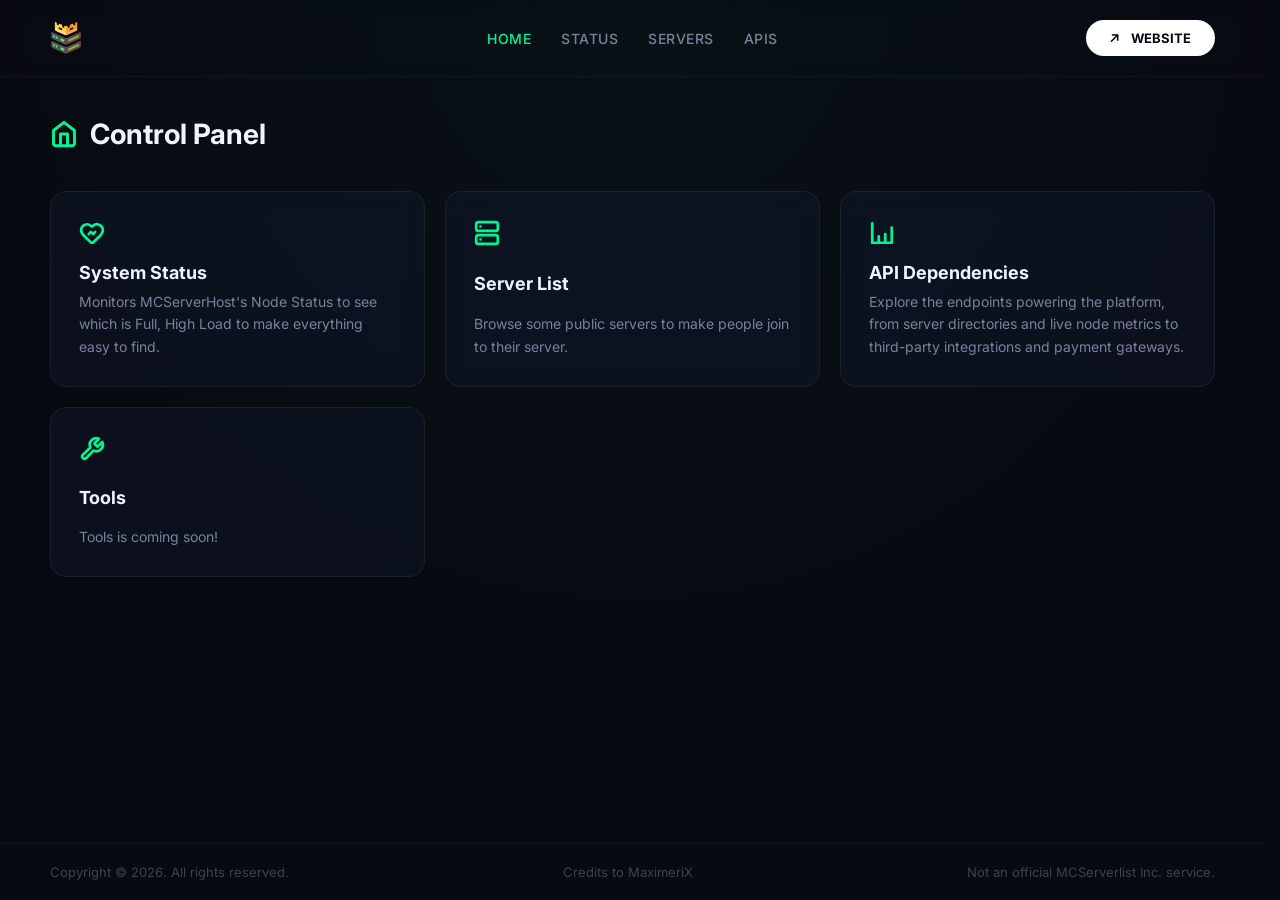
<file: index.html>
<!DOCTYPE html>
<html lang="en">
<head>
    <meta charset="UTF-8">
    <meta name="viewport" content="width=device-width, initial-scale=1.0">
    <title>Dashboard</title>
    
    <link rel="stylesheet" href="https://cdnjs.cloudflare.com/ajax/libs/font-awesome/6.6.0/css/all.min.css">
    <link rel="stylesheet" href="style.css">
</head>
<body>

    <header>
        <div class="brand">
            <img src="logo.png" alt="Logo" class="header-logo">
        </div>
        <nav class="nav-links">
            <a href="index.html" class="active">HOME</a>
            <a href="status.html">STATUS</a>
            <a href="servers.html">SERVERS</a>
            <a href="stats.html">APIs</a>
        </nav>
        <a href="https://mcserverhost.com" target="_blank" class="header-cta"><i class="fas fa-arrow-right"></i> WEBSITE</a>
    </header>

    <main>
        <div class="page-title">
            <svg viewBox="0 0 24 24">
                <path d="M3 9l9-7 9 7v11a2 2 0 0 1-2 2H5a2 2 0 0 1-2-2z"></path>
                <polyline points="9 22 9 12 15 12 15 22"></polyline>
            </svg>
            <span>Control Panel</span>
        </div>

        <div class="grid-system">
            <a href="status.html" class="grid-card">
                <div class="card-top">
                    <svg viewBox="0 0 24 24">
                        <path d="M2 9.5a5.5 5.5 0 0 1 9.591-3.676.56.56 0 0 0 .818 0A5.49 5.49 0 0 1 22 9.5c0 2.29-1.5 4-3 5.5l-5.492 5.313a2 2 0 0 1-3 .019L5 15c-1.5-1.5-3-3.2-3-5.5"></path>
                        <polyline points="9 13 11 11 13 13 15 11"></polyline>
                    </svg>
                    <i class="fas fa-arrow-right card-arrow"></i>
                </div>
                <div class="card-title">System Status</div>
                <div class="card-desc">Monitors MCServerHost's Node Status to see which is Full, High Load to make everything easy to find.</div>
            </a>

            <a href="servers.html" class="grid-card">
                <div class="card-top">
                    <svg viewBox="0 0 24 24">
                        <rect x="2" y="2" width="20" height="8" rx="2" ry="2"></rect>
                        <rect x="2" y="14" width="20" height="8" rx="2" ry="2"></rect>
                        <path d="M6 6h.01M6 18h.01"></path>
                    </svg>
                    <i class="fas fa-arrow-right card-arrow"></i>
                </div>
                <div class="card-title">Server List</div>
                <div class="card-desc">Browse some public servers to make people join to their server.</div>
            </a>

            <a href="stats.html" class="grid-card">
                <div class="card-top">
                    <svg viewBox="0 0 24 24">
                        <path d="M3 21h18"></path>
                        <path d="M3 21V3"></path>
                        <path d="M9 21v-6"></path>
                        <path d="M15 21v-8"></path>
                        <path d="M21 21V7"></path>
                    </svg>
                    <i class="fas fa-arrow-right card-arrow"></i>
                </div>
                <div class="card-title">API Dependencies</div>
                <div class="card-desc">Explore the endpoints powering the platform, from server directories and live node metrics to third-party integrations and payment gateways.</div>
            </a>

            <a href="#" class="grid-card">
                <div class="card-top">
                    <svg viewBox="0 0 24 24">
                        <path d="M14.7 6.3a1 1 0 0 0 0 1.4l1.6 1.6a1 1 0 0 0 1.4 0l3.77-3.77a6 6 0 0 1-7.94 7.94l-6.91 6.91a2.12 2.12 0 0 1-3-3l6.91-6.91a6 6 0 0 1 7.94-7.94l-3.76 3.76z"></path>
                    </svg>
                    <i class="fas fa-arrow-right card-arrow"></i>
                </div>
                <div class="card-title">Tools</div>
                <div class="card-desc">Tools is coming soon!</div>
            </a>
        </div>
    </main>

    <footer>
        <span>Copyright &copy; 2026. All rights reserved.</span>
        <p style="margin:0">
            Credits to <a href="https://maximerix.dev" style="color: inherit;text-decoration: none;">MaximeriX</a>
        </p>
        <span>Not an official MCServerlist Inc. service.</span>
    </footer>

</body>
</html>
</file>
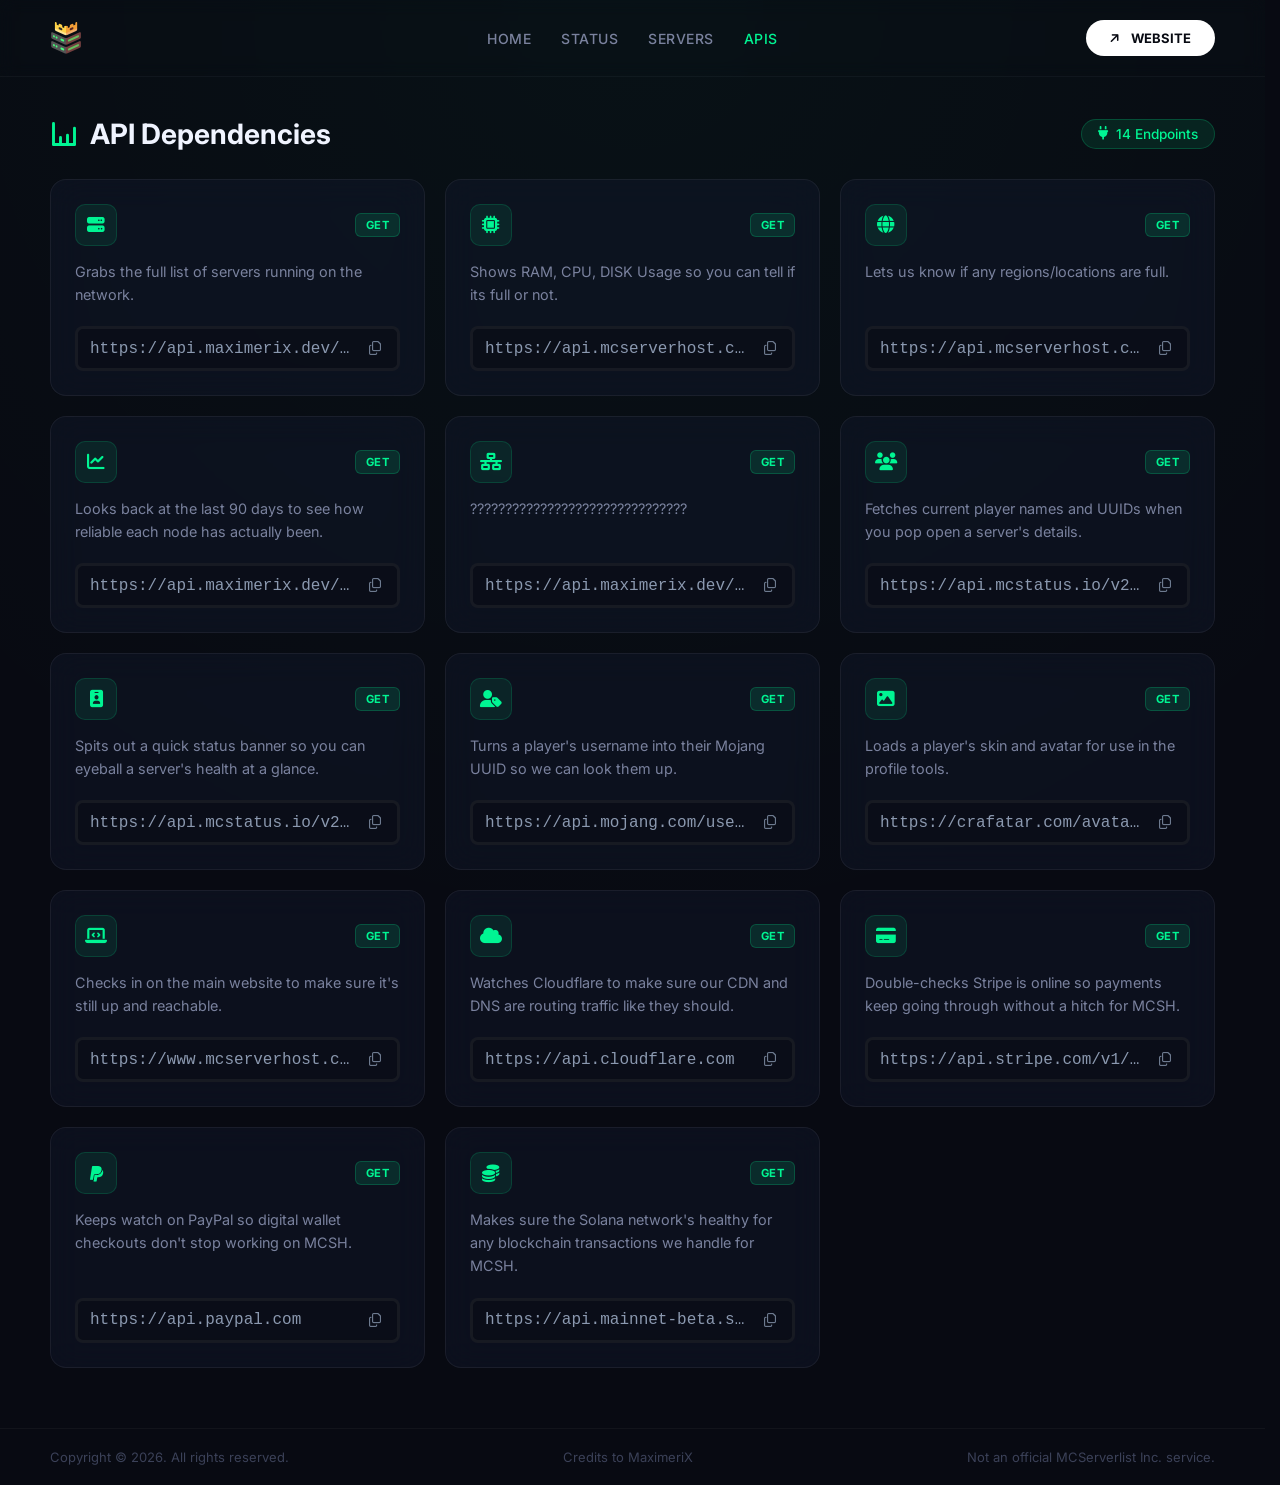
<file: stats.html>
<!DOCTYPE html>
<html lang="en">
<head>
    <meta charset="UTF-8">
    <meta name="viewport" content="width=device-width, initial-scale=1.0">
    <title>Yolo | API Dependencies</title>
    
    <link rel="stylesheet" href="https://cdnjs.cloudflare.com/ajax/libs/font-awesome/6.6.0/css/all.min.css">
    <link rel="stylesheet" href="style.css">
</head>
<body>

    <header>
        <div class="brand">
            <img src="logo.png" alt="Logo" class="header-logo">
        </div>
        <nav class="nav-links">
            <a href="index.html">HOME</a>
            <a href="status.html">STATUS</a>
            <a href="servers.html">SERVERS</a>
            <a href="stats.html" class="active">APIs</a>
        </nav>
        <a href="https://mcserverhost.com" target="_blank" class="header-cta"><i class="fas fa-arrow-right"></i> WEBSITE</a>
    </header>

    <main>
        <div class="page-title-header">
            <div class="page-title">
                <svg viewBox="0 0 24 24">
                    <path d="M3 21h18"></path>
                    <path d="M3 21V3"></path>
                    <path d="M9 21v-6"></path>
                    <path d="M15 21v-8"></path>
                    <path d="M21 21V7"></path>
                </svg>
                <span>API Dependencies</span>
            </div>
            <div class="endpoint-count-badge">
                <i class="fas fa-plug"></i> 14 Endpoints
            </div>
        </div>

        <div class="api-grid">

            <div class="api-card">
                <div>
                    <div class="card-top">
                        <div class="icon-box"><i class="fas fa-server"></i></div>
                        <span class="method-badge">GET</span>
                    </div>
                    <div class="card-desc">Grabs the full list of servers running on the network.</div>
                </div>
                <div class="url-box">
                    <span class="url-text">https://api.maximerix.dev/mcsh/servers</span>
                    <button class="copy-btn" onclick="copyUrl(this, 'https://api.maximerix.dev/mcsh/servers')" title="Copy URL">
                        <i class="far fa-copy"></i>
                    </button>
                </div>
            </div>

            <div class="api-card">
                <div>
                    <div class="card-top">
                        <div class="icon-box"><i class="fas fa-microchip"></i></div>
                        <span class="method-badge">GET</span>
                    </div>
                    <div class="card-desc">Shows RAM, CPU, DISK Usage so you can tell if its full or not.</div>
                </div>
                <div class="url-box">
                    <span class="url-text">https://api.mcserverhost.com/status</span>
                    <button class="copy-btn" onclick="copyUrl(this, 'https://api.mcserverhost.com/status')" title="Copy URL">
                        <i class="far fa-copy"></i>
                    </button>
                </div>
            </div>

            <div class="api-card">
                <div>
                    <div class="card-top">
                        <div class="icon-box"><i class="fas fa-globe"></i></div>
                        <span class="method-badge">GET</span>
                    </div>
                    <div class="card-desc">Lets us know if any regions/locations are full.</div>
                </div>
                <div class="url-box">
                    <span class="url-text">https://api.mcserverhost.com/user/locations/availability</span>
                    <button class="copy-btn" onclick="copyUrl(this, 'https://api.mcserverhost.com/user/locations/availability')" title="Copy URL">
                        <i class="far fa-copy"></i>
                    </button>
                </div>
            </div>

            <div class="api-card">
                <div>
                    <div class="card-top">
                        <div class="icon-box"><i class="fas fa-chart-line"></i></div>
                        <span class="method-badge">GET</span>
                    </div>
                    <div class="card-desc">Looks back at the last 90 days to see how reliable each node has actually been.</div>
                </div>
                <div class="url-box">
                    <span class="url-text">https://api.maximerix.dev/mcsh/outages/data</span>
                    <button class="copy-btn" onclick="copyUrl(this, 'https://api.maximerix.dev/mcsh/outages/data')" title="Copy URL">
                        <i class="far fa-copy"></i>
                    </button>
                </div>
            </div>

            <div class="api-card">
                <div>
                    <div class="card-top">
                        <div class="icon-box"><i class="fas fa-network-wired"></i></div>
                        <span class="method-badge">GET</span>
                    </div>
                    <div class="card-desc">???????????????????????????????</div>
                </div>
                <div class="url-box">
                    <span class="url-text">https://api.maximerix.dev/mcsh/stats</span>
                    <button class="copy-btn" onclick="copyUrl(this, 'https://api.maximerix.dev/mcsh/stats')" title="Copy URL">
                        <i class="far fa-copy"></i>
                    </button>
                </div>
            </div>

            <div class="api-card">
                <div>
                    <div class="card-top">
                        <div class="icon-box"><i class="fas fa-users"></i></div>
                        <span class="method-badge">GET</span>
                    </div>
                    <div class="card-desc">Fetches current player names and UUIDs when you pop open a server's details.</div>
                </div>
                <div class="url-box">
                    <span class="url-text">https://api.mcstatus.io/v2/status/java/{address}</span>
                    <button class="copy-btn" onclick="copyUrl(this, 'https://api.mcstatus.io/v2/status/java/{address}')" title="Copy URL">
                        <i class="far fa-copy"></i>
                    </button>
                </div>
            </div>

            <div class="api-card">
                <div>
                    <div class="card-top">
                        <div class="icon-box"><i class="fas fa-id-badge"></i></div>
                        <span class="method-badge">GET</span>
                    </div>
                    <div class="card-desc">Spits out a quick status banner so you can eyeball a server's health at a glance.</div>
                </div>
                <div class="url-box">
                    <span class="url-text">https://api.mcstatus.io/v2/widget/java/{address}</span>
                    <button class="copy-btn" onclick="copyUrl(this, 'https://api.mcstatus.io/v2/widget/java/{address}')" title="Copy URL">
                        <i class="far fa-copy"></i>
                    </button>
                </div>
            </div>

            <div class="api-card">
                <div>
                    <div class="card-top">
                        <div class="icon-box"><i class="fas fa-user-tag"></i></div>
                        <span class="method-badge">GET</span>
                    </div>
                    <div class="card-desc">Turns a player's username into their Mojang UUID so we can look them up.</div>
                </div>
                <div class="url-box">
                    <span class="url-text">https://api.mojang.com/users/profiles/minecraft/{username}</span>
                    <button class="copy-btn" onclick="copyUrl(this, 'https://api.mojang.com/users/profiles/minecraft/{username}')" title="Copy URL">
                        <i class="far fa-copy"></i>
                    </button>
                </div>
            </div>

            <div class="api-card">
                <div>
                    <div class="card-top">
                        <div class="icon-box"><i class="fas fa-image"></i></div>
                        <span class="method-badge">GET</span>
                    </div>
                    <div class="card-desc">Loads a player's skin and avatar for use in the profile tools.</div>
                </div>
                <div class="url-box">
                    <span class="url-text">https://crafatar.com/avatars/{uuid}</span>
                    <button class="copy-btn" onclick="copyUrl(this, 'https://crafatar.com/avatars/{uuid}')" title="Copy URL">
                        <i class="far fa-copy"></i>
                    </button>
                </div>
            </div>

            <div class="api-card">
                <div>
                    <div class="card-top">
                        <div class="icon-box"><i class="fas fa-laptop-code"></i></div>
                        <span class="method-badge">GET</span>
                    </div>
                    <div class="card-desc">Checks in on the main website to make sure it's still up and reachable.</div>
                </div>
                <div class="url-box">
                    <span class="url-text">https://www.mcserverhost.com</span>
                    <button class="copy-btn" onclick="copyUrl(this, 'https://www.mcserverhost.com')" title="Copy URL">
                        <i class="far fa-copy"></i>
                    </button>
                </div>
            </div>

            <div class="api-card">
                <div>
                    <div class="card-top">
                        <div class="icon-box"><i class="fas fa-cloud"></i></div>
                        <span class="method-badge">GET</span>
                    </div>
                    <div class="card-desc">Watches Cloudflare to make sure our CDN and DNS are routing traffic like they should.</div>
                </div>
                <div class="url-box">
                    <span class="url-text">https://api.cloudflare.com</span>
                    <button class="copy-btn" onclick="copyUrl(this, 'https://api.cloudflare.com')" title="Copy URL">
                        <i class="far fa-copy"></i>
                    </button>
                </div>
            </div>

            <div class="api-card">
                <div>
                    <div class="card-top">
                        <div class="icon-box"><i class="fas fa-credit-card"></i></div>
                        <span class="method-badge">GET</span>
                    </div>
                    <div class="card-desc">Double-checks Stripe is online so payments keep going through without a hitch for MCSH.</div>
                </div>
                <div class="url-box">
                    <span class="url-text">https://api.stripe.com/v1/customers</span>
                    <button class="copy-btn" onclick="copyUrl(this, 'https://api.stripe.com/v1/customers')" title="Copy URL">
                        <i class="far fa-copy"></i>
                    </button>
                </div>
            </div>

            <div class="api-card">
                <div>
                    <div class="card-top">
                        <div class="icon-box"><i class="fab fa-paypal"></i></div>
                        <span class="method-badge">GET</span>
                    </div>
                    <div class="card-desc">Keeps watch on PayPal so digital wallet checkouts don't stop working on MCSH.</div>
                </div>
                <div class="url-box">
                    <span class="url-text">https://api.paypal.com</span>
                    <button class="copy-btn" onclick="copyUrl(this, 'https://api.paypal.com')" title="Copy URL">
                        <i class="far fa-copy"></i>
                    </button>
                </div>
            </div>

            <div class="api-card">
                <div>
                    <div class="card-top">
                        <div class="icon-box"><i class="fas fa-coins"></i></div>
                        <span class="method-badge">GET</span>
                    </div>
                    <div class="card-desc">Makes sure the Solana network's healthy for any blockchain transactions we handle for MCSH.</div>
                </div>
                <div class="url-box">
                    <span class="url-text">https://api.mainnet-beta.solana.com</span>
                    <button class="copy-btn" onclick="copyUrl(this, 'https://api.mainnet-beta.solana.com')" title="Copy URL">
                        <i class="far fa-copy"></i>
                    </button>
                </div>
            </div>

        </div>
    </main>

    <footer>
        <span>Copyright &copy; 2026. All rights reserved.</span>
        <p style="margin:0">
            Credits to <a href="https://maximerix.dev" style="color: inherit;text-decoration: none;">MaximeriX</a>
        </p>
        <span>Not an official MCServerlist Inc. service.</span>
    </footer>

    <script>
        function copyUrl(btn, text) {
            navigator.clipboard.writeText(text).then(() => {
                const icon = btn.querySelector('i');
                icon.className = 'fas fa-check';
                icon.style.color = 'var(--primary-color)';
                setTimeout(() => {
                    icon.className = 'far fa-copy';
                    icon.style.color = '';
                }, 1500);
            });
        }
    </script>
</body>
</html>
</file>
<file: style.css>
@import url('https://fonts.googleapis.com/css2?family=Inter:wght@400;500;600;700;800&display=swap');

:root {
    --bg-main: #080a12;
    --bg-card: rgba(18, 25, 45, 0.45);
    --text-main: #f0f4ff;
    --text-muted: #7a829e;
    --primary-color: #00f593; 
    --border-glass: rgba(255, 255, 255, 0.06);
}

html {
    scrollbar-gutter: stable;
}

* {
    margin: 0;
    padding: 0;
    box-sizing: border-box;
}

body {
    font-family: 'Inter', sans-serif;
    background-color: var(--bg-main);
    color: var(--text-main);
    min-height: 100vh;
    display: flex;
    flex-direction: column;
    background-image: radial-gradient(circle at 50% 0%, rgba(0, 245, 147, 0.03) 0%, transparent 60%);
}

/* HEADER - PERFECTLY CENTERED */
header {
    display: flex;
    justify-content: space-between;
    align-items: center;
    padding: 20px 50px;
    border-bottom: 1px solid rgba(255,255,255,0.04);
    backdrop-filter: blur(8px);
    position: relative; /* Anchor for absolutely centered nav */
    width: 100%;
}

.brand {
    display: flex;
    align-items: center;
    flex: 0 0 auto;
    min-width: 0;
}

/* NEW LOGO STYLES */
.header-logo {
    height: 32px;
    width: auto;
    display: block;
    max-width: 160px; /* FIX: caps runaway width if the image's natural size is large */
}

.nav-links {
    display: flex;
    gap: 30px;
    position: absolute; /* Pulls nav out of flex flow so brand/CTA width can never push it */
    left: 50%;
    top: 50%;
    transform: translate(-50%, -50%); /* FIX: also centers vertically, avoids sub-pixel drift */
    white-space: nowrap;
}

.nav-links a {
    text-decoration: none;
    color: var(--text-muted);
    font-size: 14px;
    font-weight: 500;
    transition: color 0.2s ease;
    text-transform: uppercase;
    letter-spacing: 0.5px;
}

.nav-links a:hover, .nav-links a.active {
    color: var(--primary-color);
}

.header-cta {
    background-color: #ffffff;
    color: #080a12;
    padding: 10px 24px;
    border-radius: 30px;
    text-decoration: none;
    font-weight: 700;
    font-size: 13px;
    display: flex;
    align-items: center;
    gap: 10px;
    transition: all 0.2s ease;
    flex: 0 0 auto;
    white-space: nowrap;
    margin-left: auto;
}

.header-cta:hover {
    transform: scale(1.03);
    box-shadow: 0 0 20px rgba(255,255,255,0.1);
}

.header-cta i {
    transform: rotate(-45deg);
    font-size: 12px;
}

/* MAIN */
main {
    flex: 1;
    padding: 40px 50px;
    max-width: 1400px;
    margin: 0 auto;
    width: 100%;
}

.page-title {
    font-size: 28px;
    font-weight: 700;
    margin-bottom: 40px;
    display: flex;
    align-items: center;
    gap: 12px;
    color: var(--text-muted);
}

.page-title span {
    color: var(--text-main);
}

.page-title svg {
    fill: none;
    stroke: var(--primary-color);
    stroke-width: 2.5;
    width: 28px;
    height: 28px;
    stroke-linecap: round;
    stroke-linejoin: round;
}

/* GRID SYSTEM - PERFECTLY CENTERED */
.grid-system {
    display: grid;
    grid-template-columns: 1fr 1fr 1fr;
    gap: 20px;
    justify-items: center;
}

.grid-card {
    background: var(--bg-card);
    backdrop-filter: blur(12px);
    -webkit-backdrop-filter: blur(12px);
    border: 1px solid var(--border-glass);
    border-radius: 16px;
    padding: 28px;
    text-decoration: none;
    color: var(--text-main);
    transition: all 0.3s ease;
    display: flex;
    flex-direction: column;
    justify-content: space-between;
    min-height: 170px;
    position: relative;
    width: 100%;
}

.grid-card:hover {
    transform: translateY(-6px);
    border-color: rgba(0, 245, 147, 0.3);
    box-shadow: 0 15px 40px rgba(0,0,0,0.4);
}

.grid-card svg {
    fill: none;
    stroke: var(--primary-color);
    stroke-width: 2.5;
    width: 26px;
    height: 26px;
    stroke-linecap: round;
    stroke-linejoin: round;
    margin-bottom: 16px;
}

.card-top {
    display: flex;
    justify-content: space-between;
    align-items: flex-start;
}

.card-title {
    font-size: 18px;
    font-weight: 700;
    margin-bottom: 8px;
}

.card-desc {
    color: var(--text-muted);
    font-size: 14px;
    line-height: 1.6;
}

.card-arrow {
    color: var(--text-muted);
    font-size: 14px;
    opacity: 0;
    transition: all 0.3s ease;
}

.grid-card:hover .card-arrow {
    opacity: 1;
    color: var(--primary-color);
    transform: translateX(6px);
}

/* FULL WIDTH ROW */
.grid-full {
    grid-column: 1 / -1;
    min-height: 120px;
    flex-direction: row;
    align-items: center;
    justify-content: space-between;
    padding: 20px 40px;
}

.grid-full svg {
    margin-bottom: 0;
    width: 32px;
    height: 32px;
}

.full-text {
    display: flex;
    flex-direction: column;
    gap: 4px;
    flex: 1;
    margin-left: 20px;
}

.full-text .card-title {
    margin-bottom: 0;
}

.full-text .card-desc {
    max-width: 70%;
}

/* FOOTER */
footer {
    padding: 20px 50px;
    border-top: 1px solid rgba(255,255,255,0.04);
    display: flex;
    justify-content: space-between;
    color: #3b4158;
    font-size: 13px;
    margin-top: 20px;
}

@media (max-width: 1024px) {
    .grid-system { grid-template-columns: 1fr 1fr; }
    .grid-full { grid-column: auto; flex-direction: column; align-items: flex-start; gap: 15px; min-height: auto;}
    .full-text .card-desc { max-width: 100%; }
}

@media (max-width: 768px) {
    header { 
        padding: 15px 20px; 
        flex-wrap: wrap; 
        gap: 15px; 
        position: static;
    }
    .brand, .header-cta { flex: none; }
    .nav-links { 
        gap: 15px; 
        flex-wrap: wrap; 
        justify-content: center;
        position: static;
        transform: none; 
        width: 100%;
    }
    main { padding: 20px; }
    .grid-system { 
        grid-template-columns: 1fr; 
        justify-items: stretch;
    }
    footer { flex-direction: column; align-items: center; gap: 8px; text-align: center; }
}

/* ===================== */
/* STATS PAGE (stats.html) */
/* ===================== */

.page-title-header {
    display: flex;
    align-items: center;
    justify-content: space-between;
    margin-bottom: 28px;
    flex-wrap: wrap;
    gap: 16px;
}
.page-title-header .page-title {
    margin-bottom: 0px;
}
.endpoint-count-badge {
    background: rgba(0, 245, 147, 0.1);
    border: 1px solid rgba(0, 245, 147, 0.2);
    color: var(--primary-color);
    padding: 6px 16px;
    border-radius: 30px;
    font-size: 0.85rem;
    font-weight: 500;
    display: flex;
    align-items: center;
    gap: 8px;
}

.api-grid {
    display: grid;
    grid-template-columns: repeat(auto-fit, minmax(360px, 1fr));
    gap: 20px;
}

.api-card {
    background: var(--bg-card);
    backdrop-filter: blur(16px);
    -webkit-backdrop-filter: blur(16px);
    border: 1px solid var(--border-glass);
    border-radius: 16px;
    padding: 24px;
    display: flex;
    flex-direction: column;
    justify-content: space-between;
    transition: all 0.3s ease;
    position: relative;
    overflow: hidden;
}

.api-card:hover {
    border-color: rgba(0, 245, 147, 0.3);
    transform: translateY(-6px);
    box-shadow: 0 15px 40px rgba(0,0,0,0.4);
}

.api-card .card-top {
    display: flex;
    align-items: center;
    justify-content: space-between;
    margin-bottom: 14px;
}

.icon-box {
    width: 42px;
    height: 42px;
    background: rgba(0, 245, 147, 0.08);
    border: 1px solid rgba(0, 245, 147, 0.15);
    border-radius: 10px;
    display: flex;
    align-items: center;
    justify-content: center;
    color: var(--primary-color);
    font-size: 1.1rem;
}

.method-badge {
    font-size: 0.7rem;
    font-weight: 700;
    padding: 4px 10px;
    border-radius: 6px;
    letter-spacing: 0.5px;
    text-transform: uppercase;
    background: rgba(0, 245, 147, 0.12);
    color: var(--primary-color);
    border: 1px solid rgba(0, 245, 147, 0.2);
}

.api-card .card-desc {
    color: var(--text-muted);
    font-size: 0.9rem;
    margin-bottom: 20px;
    line-height: 1.6;
    flex-grow: 1;
}

.url-box {
    background: rgba(11, 13, 21, 0.6);
    border: 3px solid rgba(255, 255, 255, 0.05);
    border-radius: 8px;
    padding: 8px 12px;
    display: flex;
    align-items: center;
    justify-content: space-between;
    gap: 10px;
    transition: border-color 0.2s;
}

.url-box:hover {
    border-color: rgba(0, 245, 147, 0.2);
}

.url-text {
    font-family: 'Courier New', monospace;
    font-size: 1rem;
    color: #8b99b0;
    white-space: nowrap;
    overflow: hidden;
    text-overflow: ellipsis;
}

.copy-btn {
    background: none;
    border: none;
    color: #6d7a8f;
    cursor: pointer;
    padding: 4px;
    font-size: 0.85rem;
    transition: color 0.2s;
    flex-shrink: 0;
}

.copy-btn:hover {
    color: var(--primary-color);
}

@media (max-width: 768px) {
    .api-grid { grid-template-columns: 1fr; }
}
</file>
